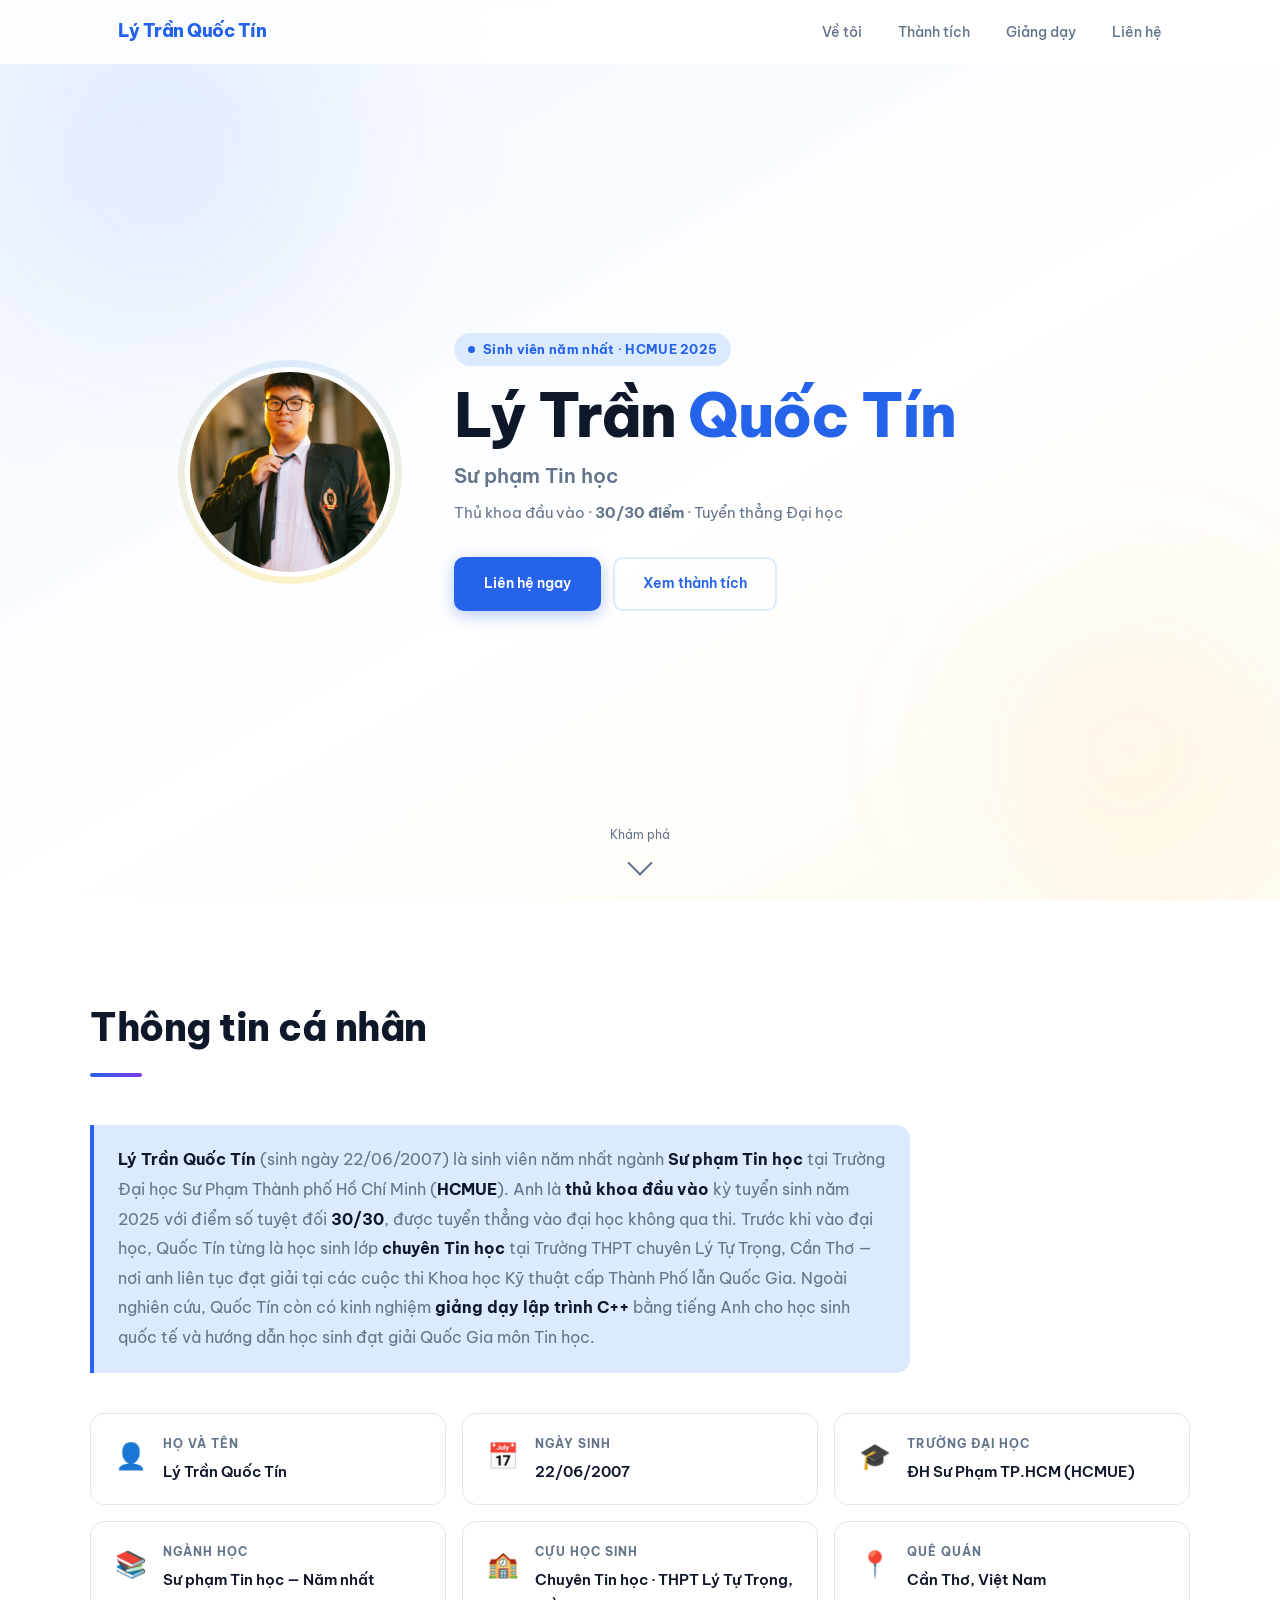
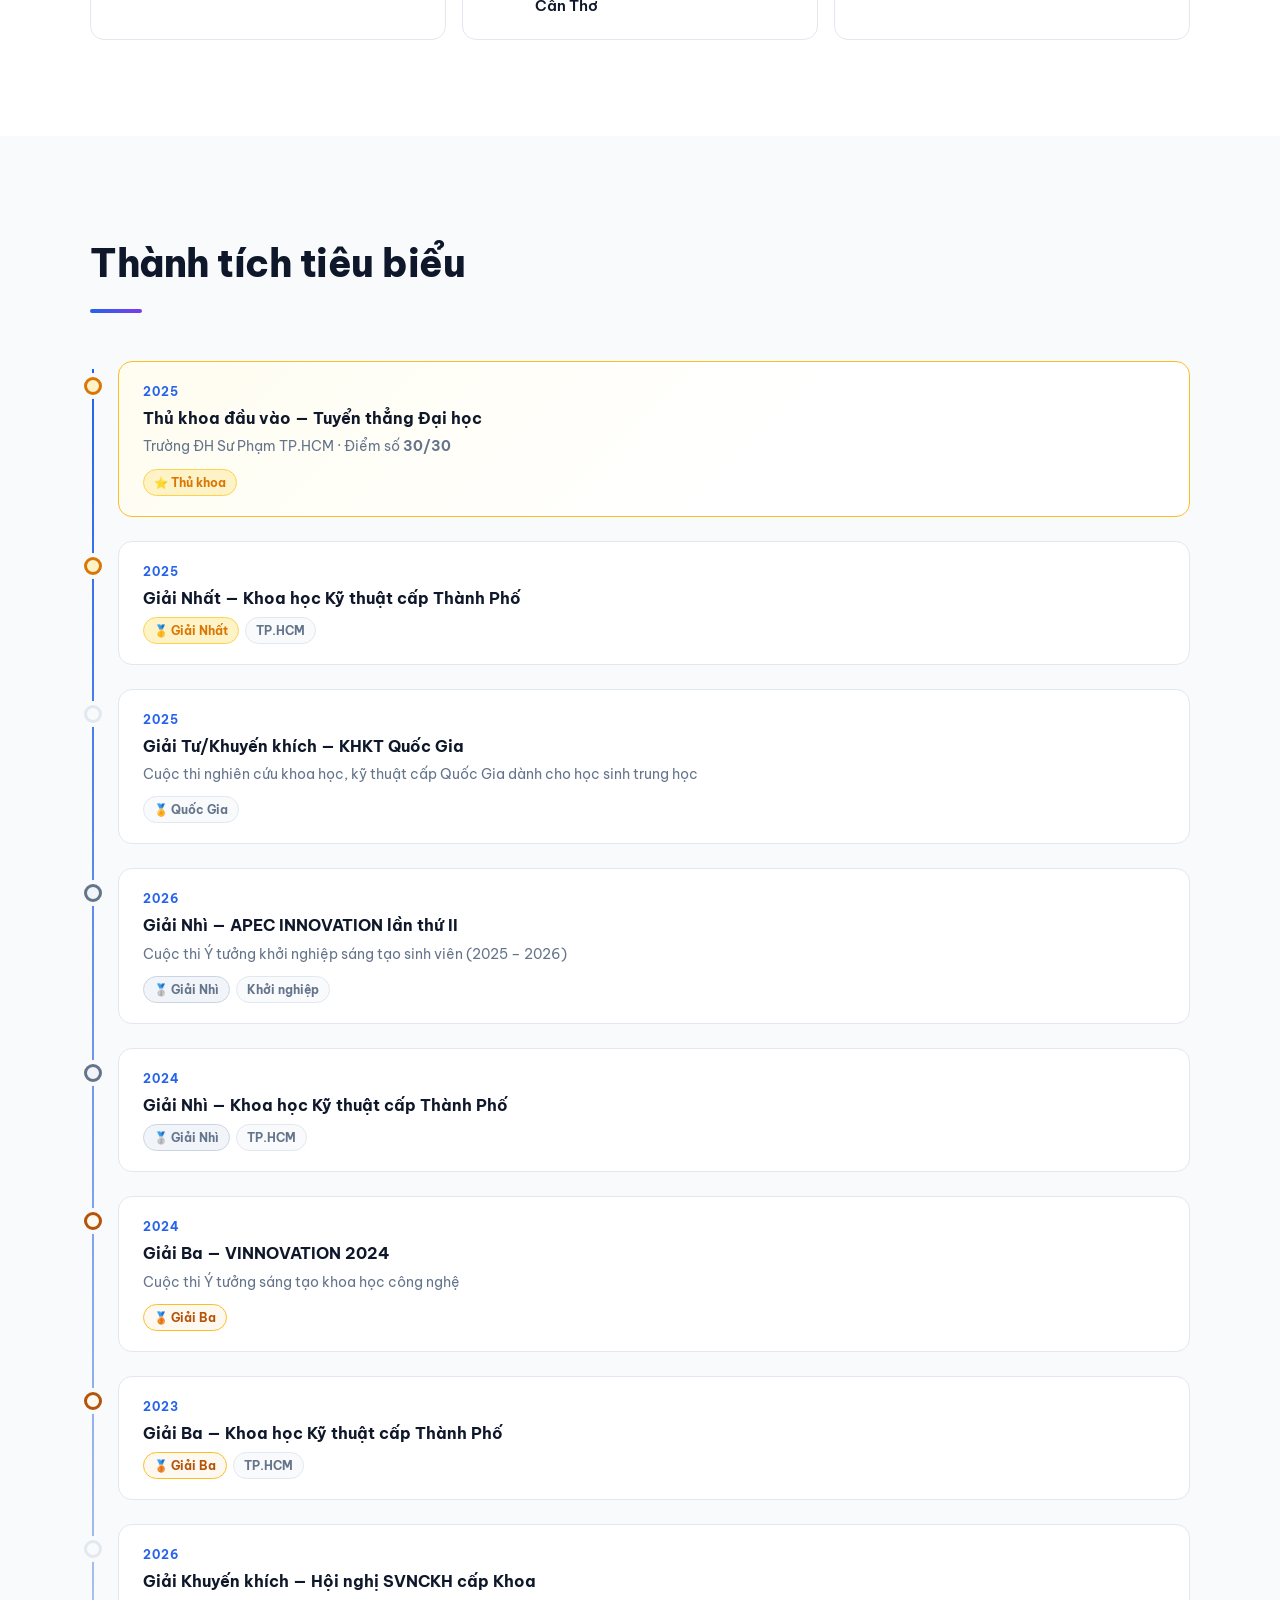
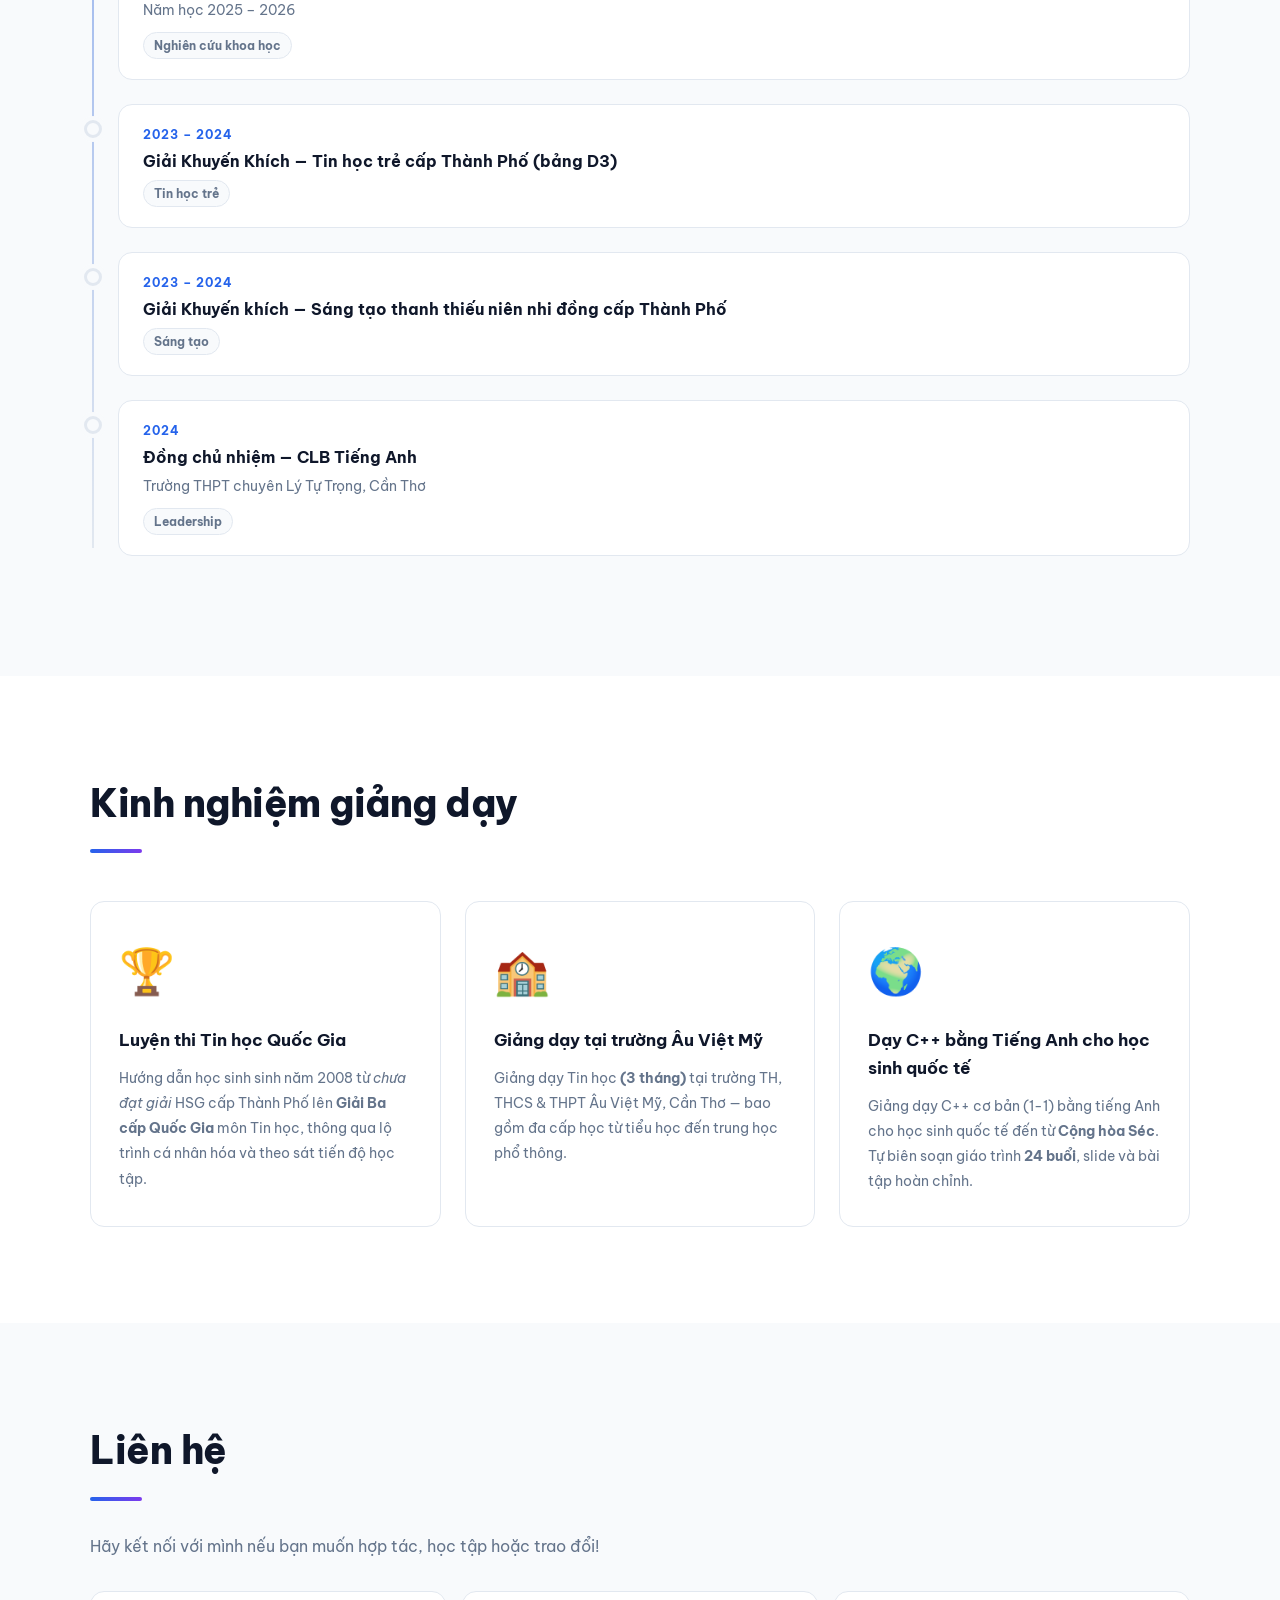
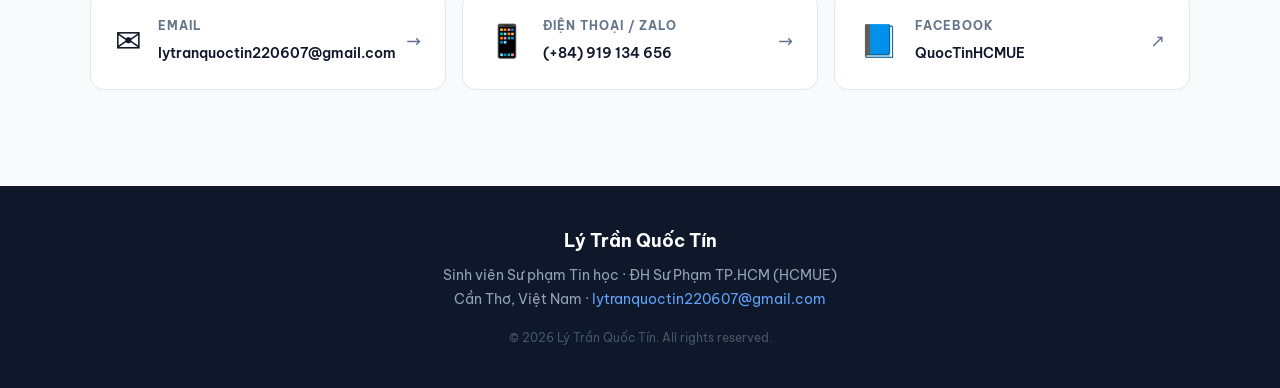
<file: index.html>
<!DOCTYPE html>
<html lang="vi" prefix="og: https://ogp.me/ns#">
<head>
    <meta charset="UTF-8">
    <meta name="viewport" content="width=device-width, initial-scale=1.0">
    <title>Lý Trần Quốc Tín | Sinh viên Sư phạm Tin học | HCMUE</title>
    <meta name="google-site-verification" content="ElywmUE5xLwh0vfMbCBf1keK_HM-0Aqm5GCyFyolJ20" />
    <meta name="yandex-verification" content="729991d3e01b07af" />
    <meta name="msvalidate.01" content="E016FF0BD8A77F1F3A45DE47D4C8324C" />
    <meta 
        name="description"
        content="Lý Trần Quốc Tín — thủ khoa đầu vào ĐH Sư Phạm TP.HCM 2025 với điểm tuyệt đối 30/30, tuyển thẳng đại học. Sinh viên Sư phạm Tin học HCMUE, cựu học sinh chuyên Tin học THPT Lý Tự Trọng Cần Thơ. Giải Nhất KHKT cấp TP 2025, Giải Tư Quốc Gia 2025."
    >
    <meta 
        name="keywords"
        content="Lý Trần Quốc Tín, Ly Tran Quoc Tin, QuocTin, thủ khoa Sư Phạm TP.HCM, Sư phạm Tin học, HCMUE, Lý Tự Trọng, Cần Thơ, dạy lập trình C++, nghiên cứu khoa học kỹ thuật"
    >
    <meta name="author" content="Lý Trần Quốc Tín">
    <meta name="robots" content="index, follow, max-snippet:-1, max-image-preview:large">
    <link rel="canonical" href="https://quoctinapp.github.io/ly-tran-quoc-tin-la-ai/">
    <meta property="og:url" content="https://quoctinapp.github.io/ly-tran-quoc-tin-la-ai/">
    <meta property="og:image" content="https://quoctinapp.github.io/ly-tran-quoc-tin-la-ai/avatar.jpg">
    <meta property="og:image:alt" content="Lý Trần Quốc Tín">
    <meta name="twitter:image" content="https://quoctinapp.github.io/ly-tran-quoc-tin-la-ai/avatar.jpg">
    <meta property="og:type" content="profile">
    <meta property="og:site_name" content="Lý Trần Quốc Tín">
    <meta property="og:title" content="Lý Trần Quốc Tín | Sinh viên Sư phạm Tin học — Thủ khoa 30/30">
    <meta 
        property="og:description"
        content="Thủ khoa đầu vào ĐH Sư Phạm TP.HCM 2025 với 30/30 điểm. Nghiên cứu khoa học, giảng dạy Tin học và lập trình C++."
    >
    <meta property="og:locale" content="vi_VN">
    <meta property="og:locale:alternate" content="en_US">
    <meta property="profile:first_name" content="Quốc Tín">
    <meta property="profile:last_name" content="Lý Trần">
    <meta property="profile:gender" content="male">
    <script type="application/ld+json">
        {
        "@context": "https://schema.org",
        "@type": "WebSite",
        "name": "Lý Trần Quốc Tín",
        "description": "Trang web cá nhân của Lý Trần Quốc Tín — thủ khoa đầu vào ĐH Sư Phạm TP.HCM 2025, sinh viên Sư phạm Tin học, nhà nghiên cứu khoa học trẻ.",
        "inLanguage": "vi"
        }
    </script>
    <script type="application/ld+json">
        {
            "@context": "https://schema.org",
            "@type": "Person",
            "name": "Lý Trần Quốc Tín",
            "alternateName": ["Ly Tran Quoc Tin", "QuocTin", "Quoc Tin Ly", "Lý Quốc Tín", "Quốc Tín"],
            "givenName": "Quốc Tín",
            "familyName": "Lý Trần",
            "birthDate": "2007-06-22",
            "nationality": { "@type": "Country", "name": "Vietnam" },
            "gender": "Male",
            "email": "lytranquoctin220607@gmail.com",
            "telephone": "+84919134656",
            "description": "Lý Trần Quốc Tín (sinh ngày 22/06/2007 tại Cần Thơ) là sinh viên năm nhất ngành Sư phạm Tin học tại Trường Đại học Sư Phạm Thành phố Hồ Chí Minh (HCMUE). Anh là thủ khoa đầu vào kỳ tuyển sinh năm 2025 với điểm số tuyệt đối 30/30, được tuyển thẳng vào đại học. Trước khi vào đại học, Quốc Tín là học sinh lớp chuyên Tin học tại Trường THPT chuyên Lý Tự Trọng, Cần Thơ. Anh đã đạt Giải Nhất Cuộc thi Khoa học Kỹ thuật cấp Thành Phố năm 2025, Giải Tư/Khuyến khích cấp Quốc Gia năm 2025, Giải Nhì APEC INNOVATION 2026, Giải Ba VINNOVATION 2024, cùng nhiều giải thưởng khác. Quốc Tín còn có kinh nghiệm giảng dạy Tin học và lập trình C++ cho học sinh trong nước và quốc tế.",
            "knowsAbout": ["Tin học", "Lập trình C++", "Giảng dạy Tin học", "Nghiên cứu khoa học kỹ thuật", "Giáo dục STEM", "Khởi nghiệp sáng tạo", "Thuật toán", "Competitive Programming"],
            "knowsLanguage": [
                { "@type": "Language", "name": "Tiếng Việt", "alternateName": "vi" },
                { "@type": "Language", "name": "Tiếng Anh", "alternateName": "en" }
            ],
            "sameAs": [
                "https://www.facebook.com/QuocTinHCMUE",
                "https://www.facebook.com/TTCLTT/photos/1099697305298400"
            ],
            "subjectOf": [
                {
                    "@type": "NewsArticle",
                    "headline": "VINNOVATION 2024 - Cuộc thi của sự sáng tạo và những ý tưởng nhân văn",
                    "url": "https://vinschool.edu.vn/school_cluster_news/vinnovation-2024-cuoc-thi-cua-su-sang-tao-va-nhung-y-tuong-nhan-van/",
                    "publisher": { "@type": "Organization", "name": "Vinschool" }
                },
                {
                    "@type": "SocialMediaPosting",
                    "url": "https://www.facebook.com/100064812940177/posts/1204043815099372",
                    "description": "Chúc mừng thủ khoa Lý Trần Quốc Tín"
                }
            ],
            "alumniOf": {
                "@type": "EducationalOrganization",
                "name": "Trường THPT chuyên Lý Tự Trọng",
                "alternateName": "THPT chuyên Lý Tự Trọng Cần Thơ",
                "address": { "@type": "PostalAddress", "addressLocality": "Cần Thơ", "addressCountry": "VN" }
            },
            "affiliation": {
                "@type": "EducationalOrganization",
                "name": "Trường Đại Học Sư Phạm Thành phố Hồ Chí Minh",
                "alternateName": ["HCMUE", "ĐH Sư Phạm TP.HCM", "Đại học Sư phạm TP HCM"],
                "url": "https://hcmue.edu.vn"
            },
            "hasOccupation": {
                "@type": "Occupation",
                "name": "Sinh viên Sư phạm Tin học",
                "occupationLocation": { "@type": "City", "name": "Thành phố Hồ Chí Minh" }
            },
            "award": [
                "Thủ khoa đầu vào ngành Sư phạm Tin học - ĐH Sư Phạm TP.HCM 2025 (30/30 điểm, tuyển thẳng)",
                "Giải Nhất Cuộc thi Khoa học Kỹ thuật cấp Thành Phố 2025",
                "Giải Tư/Khuyến khích Cuộc thi KHKT Quốc Gia dành cho học sinh trung học 2025",
                "Giải Nhì Cuộc thi Ý tưởng khởi nghiệp sáng tạo sinh viên APEC INNOVATION lần thứ II 2025-2026",
                "Giải Nhì Cuộc thi Khoa học Kỹ thuật cấp Thành Phố 2024",
                "Giải Ba Cuộc thi Khoa học Kỹ thuật cấp Thành Phố 2023",
                "Giải Ba Cuộc thi Ý tưởng sáng tạo khoa học công nghệ VINNOVATION 2024",
                "Giải Khuyến khích Hội nghị Sinh viên nghiên cứu khoa học cấp Khoa 2025-2026",
                "Giải Khuyến Khích Tin học trẻ cấp Thành Phố bảng D3 (2023 và 2024)",
                "Giải Khuyến khích Sáng tạo thanh thiếu niên nhi đồng cấp Thành Phố (2023 và 2024)"
            ]
        }
    </script>
    <link rel="preconnect" href="https://fonts.googleapis.com">
    <link rel="preconnect" href="https://fonts.gstatic.com" crossorigin>
    <link
        href="https://fonts.googleapis.com/css2?family=Be+Vietnam+Pro:ital,wght@0,300;0,400;0,500;0,600;0,700;0,800;1,400&display=swap"
        rel="stylesheet"
    >
    <link rel="stylesheet" href="style.css">
</head>

<body>
    <h1 hidden>
        <strong>Lý Trần Quốc Tín</strong> (sinh ngày 22/06/2007) là sinh viên năm nhất ngành
        <strong>Sư phạm Tin học</strong> tại Trường Đại học Sư Phạm Thành phố Hồ Chí Minh
        (<strong>HCMUE</strong>). Anh là <strong>thủ khoa đầu vào</strong> kỳ tuyển sinh năm 2025
        với điểm số tuyệt đối <strong>30/30</strong>, được tuyển thẳng vào đại học không qua thi.
        Trước khi vào đại học, Quốc Tín từng là học sinh lớp <strong>chuyên Tin học</strong>
        tại Trường THPT chuyên Lý Tự Trọng, Cần Thơ — nơi anh liên tục đạt giải tại các cuộc thi
        Khoa học Kỹ thuật cấp Thành Phố lẫn Quốc Gia. Ngoài nghiên cứu, Quốc Tín còn có kinh nghiệm
        <strong>giảng dạy lập trình C++</strong> bằng tiếng Anh cho học sinh quốc tế và
        hướng dẫn học sinh đạt giải Quốc Gia môn Tin học.
    </h1>
    <nav class="navbar" id="navbar" role="navigation" aria-label="Điều hướng chính">
        <div class="nav-container">
            <a href="#hero" class="nav-logo"><span>Lý Trần Quốc Tín</span></a>
            <ul class="nav-links" id="nav-links">
                <li><a href="#about">Về tôi</a></li>
                <li><a href="#achievements">Thành tích</a></li>
                <li><a href="#teaching">Giảng dạy</a></li>
                <li><a href="#contact">Liên hệ</a></li>
            </ul>
            <button class="hamburger" id="hamburger" aria-label="Mở menu" aria-expanded="false">
                <span></span><span></span><span></span>
            </button>
        </div>
    </nav>

    <!-- Hero -->
    <header class="hero" id="hero">
        <div class="hero-blob blob-1"></div>
        <div class="hero-blob blob-2"></div>

        <div class="hero-content">
            <div class="hero-avatar">
                <img src="https://quoctinapp.github.io/ly-tran-quoc-tin-la-ai/avatar.jpg" alt="Ảnh của Lý Trần Quốc Tín" class="avatar-img" width="200" height="200"
                    onerror="this.style.display='none';document.getElementById('avatar-fallback').style.display='flex'">
                <div class="avatar-fallback" id="avatar-fallback">LT</div>
            </div>

            <div class="hero-text">
                <div class="hero-badge">
                    <span class="badge-pulse"></span>
                    Sinh viên năm nhất · HCMUE 2025
                </div>
                <h1 class="hero-name">
                    Lý Trần <span class="name-accent">Quốc Tín</span>
                </h1>
                <p class="hero-title">Sư phạm Tin học</p>
                <p class="hero-subtitle">
                    Thủ khoa đầu vào · <strong>30/30 điểm</strong> · Tuyển thẳng Đại học
                </p>
                <div class="hero-cta">
                    <a href="#contact" class="btn btn-primary">Liên hệ ngay</a>
                    <a href="#achievements" class="btn btn-outline">Xem thành tích</a>
                </div>
            </div>
        </div>

        <a href="#about" class="hero-scroll" aria-label="Cuộn xuống">
            <span>Khám phá</span>
            <div class="scroll-chevron"></div>
        </a>
    </header>

    <main>

        <!-- About -->
        <section class="section" id="about" aria-labelledby="about-title">
            <div class="container">
                <h2 class="section-title" id="about-title">Thông tin cá nhân</h2>

                <p class="bio-paragraph">
                    <strong>Lý Trần Quốc Tín</strong> (sinh ngày 22/06/2007) là sinh viên năm nhất ngành
                    <strong>Sư phạm Tin học</strong> tại Trường Đại học Sư Phạm Thành phố Hồ Chí Minh
                    (<strong>HCMUE</strong>). Anh là <strong>thủ khoa đầu vào</strong> kỳ tuyển sinh năm 2025
                    với điểm số tuyệt đối <strong>30/30</strong>, được tuyển thẳng vào đại học không qua thi.
                    Trước khi vào đại học, Quốc Tín từng là học sinh lớp <strong>chuyên Tin học</strong>
                    tại Trường THPT chuyên Lý Tự Trọng, Cần Thơ — nơi anh liên tục đạt giải tại các cuộc thi
                    Khoa học Kỹ thuật cấp Thành Phố lẫn Quốc Gia. Ngoài nghiên cứu, Quốc Tín còn có kinh nghiệm
                    <strong>giảng dạy lập trình C++</strong> bằng tiếng Anh cho học sinh quốc tế và
                    hướng dẫn học sinh đạt giải Quốc Gia môn Tin học.
                </p>

                <div class="about-grid">

                    <div class="info-card fade-up">
                        <div class="info-icon">👤</div>
                        <div>
                            <span class="info-label">Họ và tên</span>
                            <span class="info-value">Lý Trần Quốc Tín</span>
                        </div>
                    </div>

                    <div class="info-card fade-up">
                        <div class="info-icon">📅</div>
                        <div>
                            <span class="info-label">Ngày sinh</span>
                            <time class="info-value" datetime="2007-06-22">22/06/2007</time>
                        </div>
                    </div>

                    <div class="info-card fade-up">
                        <div class="info-icon">🎓</div>
                        <div>
                            <span class="info-label">Trường Đại học</span>
                            <span class="info-value">ĐH Sư Phạm TP.HCM (HCMUE)</span>
                        </div>
                    </div>

                    <div class="info-card fade-up">
                        <div class="info-icon">📚</div>
                        <div>
                            <span class="info-label">Ngành học</span>
                            <span class="info-value">Sư phạm Tin học — Năm nhất</span>
                        </div>
                    </div>

                    <div class="info-card fade-up">
                        <div class="info-icon">🏫</div>
                        <div>
                            <span class="info-label">Cựu học sinh</span>
                            <span class="info-value">Chuyên Tin học · THPT Lý Tự Trọng, Cần Thơ</span>
                        </div>
                    </div>

                    <div class="info-card fade-up">
                        <div class="info-icon">📍</div>
                        <div>
                            <span class="info-label">Quê quán</span>
                            <span class="info-value">Cần Thơ, Việt Nam</span>
                        </div>
                    </div>

                </div>
            </div>
        </section>

        <!-- Achievements -->
        <section class="section section-alt" id="achievements" aria-labelledby="achievements-title">
            <div class="container">
                <h2 class="section-title" id="achievements-title">Thành tích tiêu biểu</h2>
                <div class="timeline">

                    <article class="tl-item highlight">
                        <div class="tl-dot gold"></div>
                        <div class="tl-card">
                            <time class="tl-year" datetime="2025">2025</time>
                            <h3>Thủ khoa đầu vào — Tuyển thẳng Đại học</h3>
                            <p>Trường ĐH Sư Phạm TP.HCM · Điểm số <strong>30/30</strong></p>
                            <div class="tl-tags"><span class="tag gold">⭐ Thủ khoa</span></div>
                        </div>
                    </article>

                    <article class="tl-item">
                        <div class="tl-dot gold"></div>
                        <div class="tl-card">
                            <time class="tl-year" datetime="2025">2025</time>
                            <h3>Giải Nhất — Khoa học Kỹ thuật cấp Thành Phố</h3>
                            <div class="tl-tags"><span class="tag gold">🥇 Giải Nhất</span><span
                                    class="tag">TP.HCM</span></div>
                        </div>
                    </article>

                    <article class="tl-item">
                        <div class="tl-dot"></div>
                        <div class="tl-card">
                            <time class="tl-year" datetime="2025">2025</time>
                            <h3>Giải Tư/Khuyến khích — KHKT Quốc Gia</h3>
                            <p>Cuộc thi nghiên cứu khoa học, kỹ thuật cấp Quốc Gia dành cho học sinh trung học</p>
                            <div class="tl-tags"><span class="tag">🏅 Quốc Gia</span></div>
                        </div>
                    </article>

                    <article class="tl-item">
                        <div class="tl-dot silver"></div>
                        <div class="tl-card">
                            <time class="tl-year" datetime="2026">2026</time>
                            <h3>Giải Nhì — APEC INNOVATION lần thứ II</h3>
                            <p>Cuộc thi Ý tưởng khởi nghiệp sáng tạo sinh viên (2025 – 2026)</p>
                            <div class="tl-tags"><span class="tag silver">🥈 Giải Nhì</span><span class="tag">Khởi
                                    nghiệp</span></div>
                        </div>
                    </article>

                    <article class="tl-item">
                        <div class="tl-dot silver"></div>
                        <div class="tl-card">
                            <time class="tl-year" datetime="2024">2024</time>
                            <h3>Giải Nhì — Khoa học Kỹ thuật cấp Thành Phố</h3>
                            <div class="tl-tags"><span class="tag silver">🥈 Giải Nhì</span><span
                                    class="tag">TP.HCM</span></div>
                        </div>
                    </article>

                    <article class="tl-item">
                        <div class="tl-dot bronze"></div>
                        <div class="tl-card">
                            <time class="tl-year" datetime="2024">2024</time>
                            <h3>Giải Ba — VINNOVATION 2024</h3>
                            <p>Cuộc thi Ý tưởng sáng tạo khoa học công nghệ</p>
                            <div class="tl-tags"><span class="tag bronze">🥉 Giải Ba</span></div>
                        </div>
                    </article>

                    <article class="tl-item">
                        <div class="tl-dot bronze"></div>
                        <div class="tl-card">
                            <time class="tl-year" datetime="2023">2023</time>
                            <h3>Giải Ba — Khoa học Kỹ thuật cấp Thành Phố</h3>
                            <div class="tl-tags"><span class="tag bronze">🥉 Giải Ba</span><span
                                    class="tag">TP.HCM</span></div>
                        </div>
                    </article>

                    <article class="tl-item">
                        <div class="tl-dot"></div>
                        <div class="tl-card">
                            <time class="tl-year" datetime="2026">2026</time>
                            <h3>Giải Khuyến khích — Hội nghị SVNCKH cấp Khoa</h3>
                            <p>Năm học 2025 – 2026</p>
                            <div class="tl-tags"><span class="tag">Nghiên cứu khoa học</span></div>
                        </div>
                    </article>

                    <article class="tl-item">
                        <div class="tl-dot"></div>
                        <div class="tl-card">
                            <time class="tl-year" datetime="2023">2023 – 2024</time>
                            <h3>Giải Khuyến Khích — Tin học trẻ cấp Thành Phố (bảng D3)</h3>
                            <div class="tl-tags"><span class="tag">Tin học trẻ</span></div>
                        </div>
                    </article>

                    <article class="tl-item">
                        <div class="tl-dot"></div>
                        <div class="tl-card">
                            <time class="tl-year" datetime="2023">2023 – 2024</time>
                            <h3>Giải Khuyến khích — Sáng tạo thanh thiếu niên nhi đồng cấp Thành Phố</h3>
                            <div class="tl-tags"><span class="tag">Sáng tạo</span></div>
                        </div>
                    </article>

                    <article class="tl-item">
                        <div class="tl-dot"></div>
                        <div class="tl-card">
                            <time class="tl-year" datetime="2024">2024</time>
                            <h3>Đồng chủ nhiệm — CLB Tiếng Anh</h3>
                            <p>Trường THPT chuyên Lý Tự Trọng, Cần Thơ</p>
                            <div class="tl-tags"><span class="tag">Leadership</span></div>
                        </div>
                    </article>

                </div>
            </div>
        </section>

        <!-- Teaching -->
        <section class="section" id="teaching" aria-labelledby="teaching-title">
            <div class="container">
                <h2 class="section-title" id="teaching-title">Kinh nghiệm giảng dạy</h2>
                <div class="teaching-grid">

                    <article class="teaching-card fade-up">
                        <div class="teaching-icon">🏆</div>
                        <h3>Luyện thi Tin học Quốc Gia</h3>
                        <p>Hướng dẫn học sinh sinh năm 2008 từ <em>chưa đạt giải</em> HSG cấp Thành Phố lên <strong>Giải
                                Ba cấp Quốc Gia</strong> môn Tin học, thông qua lộ trình cá nhân hóa và theo sát tiến độ
                            học tập.</p>
                    </article>

                    <article class="teaching-card fade-up">
                        <div class="teaching-icon">🏫</div>
                        <h3>Giảng dạy tại trường Âu Việt Mỹ</h3>
                        <p>Giảng dạy Tin học <strong>(3 tháng)</strong> tại trường TH, THCS &amp; THPT Âu Việt Mỹ, Cần
                            Thơ — bao gồm đa cấp học từ tiểu học đến trung học phổ thông.</p>
                    </article>

                    <article class="teaching-card fade-up">
                        <div class="teaching-icon">🌍</div>
                        <h3>Dạy C++ bằng Tiếng Anh cho học sinh quốc tế</h3>
                        <p>Giảng dạy C++ cơ bản (1-1) bằng tiếng Anh cho học sinh quốc tế đến từ <strong>Cộng hòa
                                Séc</strong>. Tự biên soạn giáo trình <strong>24 buổi</strong>, slide và bài tập hoàn
                            chỉnh.</p>
                    </article>

                </div>
            </div>
        </section>

        <!-- Contact -->
        <section class="section section-alt" id="contact" aria-labelledby="contact-title">
            <div class="container">
                <h2 class="section-title" id="contact-title">Liên hệ</h2>
                <p class="contact-intro">Hãy kết nối với mình nếu bạn muốn hợp tác, học tập hoặc trao đổi!</p>
                <div class="contact-grid">

                    <a class="contact-card fade-up" href="mailto:lytranquoctin220607@gmail.com">
                        <div class="contact-icon">✉️</div>
                        <div class="contact-info">
                            <span class="contact-label">Email</span>
                            <span class="contact-value">lytranquoctin220607@gmail.com</span>
                        </div>
                        <span class="contact-arr">→</span>
                    </a>

                    <a class="contact-card fade-up" href="tel:+84919134656">
                        <div class="contact-icon">📱</div>
                        <div class="contact-info">
                            <span class="contact-label">Điện thoại / Zalo</span>
                            <span class="contact-value">(+84) 919 134 656</span>
                        </div>
                        <span class="contact-arr">→</span>
                    </a>

                    <a class="contact-card fade-up" href="https://www.facebook.com/QuocTinHCMUE" target="_blank"
                        rel="noopener noreferrer">
                        <div class="contact-icon">📘</div>
                        <div class="contact-info">
                            <span class="contact-label">Facebook</span>
                            <span class="contact-value">QuocTinHCMUE</span>
                        </div>
                        <span class="contact-arr">↗</span>
                    </a>

                </div>
            </div>
        </section>

    </main>

    <!-- Footer -->
    <footer class="footer">
        <div class="container">
            <p class="footer-name">Lý Trần Quốc Tín</p>
            <p class="footer-sub">
                Sinh viên Sư phạm Tin học · ĐH Sư Phạm TP.HCM (HCMUE)<br>
                Cần Thơ, Việt Nam ·
                <a href="mailto:lytranquoctin220607@gmail.com">lytranquoctin220607@gmail.com</a>
            </p>
            <p class="footer-copy">© <span id="year"></span> Lý Trần Quốc Tín. All rights reserved.</p>
        </div>
    </footer>

    <script src="script.js"></script>
</body>

</html>
</file>
<file: style.css>
/* ===== Variables ===== */
:root {
    --primary: #2563eb;
    --primary-dark: #1d4ed8;
    --primary-light: #dbeafe;
    --gold: #d97706;
    --gold-bg: #fef3c7;
    --silver: #64748b;
    --silver-bg: #f1f5f9;
    --bronze: #b45309;
    --bronze-bg: #fef9f0;
    --text: #0f172a;
    --text-muted: #64748b;
    --bg: #ffffff;
    --bg-alt: #f8fafc;
    --border: #e2e8f0;
    --radius: 14px;
    --shadow-sm: 0 2px 12px rgba(0, 0, 0, 0.06);
    --shadow: 0 4px 24px rgba(0, 0, 0, 0.08);
    --shadow-blue: 0 8px 32px rgba(37, 99, 235, 0.18);
    --transition: all .3s cubic-bezier(.4, 0, .2, 1);
    --nav-h: 64px;
}

/* ===== Reset ===== */
*,
*::before,
*::after {
    box-sizing: border-box;
    margin: 0;
    padding: 0;
}

html {
    scroll-behavior: smooth;
    scroll-padding-top: var(--nav-h);
}

body {
    font-family: 'Be Vietnam Pro', system-ui, sans-serif;
    color: var(--text);
    background: var(--bg);
    line-height: 1.65;
    -webkit-font-smoothing: antialiased;
}

img {
    max-width: 100%;
    display: block;
}

a {
    color: inherit;
}

strong {
    font-weight: 700;
}

/* ===== Navbar ===== */
.navbar {
    position: fixed;
    inset: 0 0 auto;
    z-index: 200;
    height: var(--nav-h);
    background: rgba(255, 255, 255, 0.85);
    backdrop-filter: blur(16px);
    border-bottom: 1px solid transparent;
    transition: var(--transition);
}

.navbar.scrolled {
    border-color: var(--border);
    background: rgba(255, 255, 255, 0.95);
    box-shadow: var(--shadow-sm);
}

.nav-container {
    max-width: 1100px;
    margin: 0 auto;
    padding: 0 28px;
    height: 100%;
    display: flex;
    align-items: center;
    justify-content: space-between;
}

.nav-logo {
    font-weight: 800;
    font-size: 1.15rem;
    letter-spacing: -.5px;
    text-decoration: none;
    color: var(--text);
}

.nav-logo span {
    color: var(--primary);
}

.nav-links {
    display: flex;
    list-style: none;
    gap: 36px;
}

.nav-links a {
    text-decoration: none;
    font-weight: 500;
    font-size: .9rem;
    color: var(--text-muted);
    transition: var(--transition);
    position: relative;
    padding-bottom: 2px;
}

.nav-links a::after {
    content: '';
    position: absolute;
    bottom: -2px;
    left: 0;
    right: 100%;
    height: 2px;
    background: var(--primary);
    transition: right .25s ease;
}

.nav-links a:hover,
.nav-links a.active {
    color: var(--primary);
}

.nav-links a:hover::after,
.nav-links a.active::after {
    right: 0;
}

/* Hamburger */
.hamburger {
    display: none;
    flex-direction: column;
    gap: 5px;
    background: none;
    border: none;
    cursor: pointer;
    padding: 6px;
    border-radius: 8px;
}

.hamburger span {
    display: block;
    width: 24px;
    height: 2.5px;
    background: var(--text);
    border-radius: 4px;
    transition: var(--transition);
}

.hamburger.open span:nth-child(1) {
    transform: translateY(7.5px) rotate(45deg);
}

.hamburger.open span:nth-child(2) {
    opacity: 0;
    transform: scaleX(0);
}

.hamburger.open span:nth-child(3) {
    transform: translateY(-7.5px) rotate(-45deg);
}

/* ===== Hero ===== */
.hero {
    min-height: 100svh;
    display: flex;
    flex-direction: column;
    align-items: center;
    justify-content: center;
    padding: calc(var(--nav-h) + 60px) 28px 80px;
    position: relative;
    overflow: hidden;
    background: linear-gradient(150deg, #f0f7ff 0%, #ffffff 55%, #fffbf0 100%);
}

/* Decorative blobs */
.hero-blob {
    position: absolute;
    border-radius: 50%;
    filter: blur(80px);
    pointer-events: none;
    z-index: 0;
}

.blob-1 {
    width: 520px;
    height: 520px;
    background: radial-gradient(circle, rgba(37, 99, 235, .12), transparent 70%);
    top: -100px;
    left: -100px;
}

.blob-2 {
    width: 400px;
    height: 400px;
    background: radial-gradient(circle, rgba(245, 158, 11, .1), transparent 70%);
    bottom: -50px;
    right: -50px;
}

.hero-content {
    display: flex;
    align-items: center;
    gap: 64px;
    max-width: 900px;
    width: 100%;
    position: relative;
    z-index: 1;
}

/* Avatar */
.hero-avatar {
    position: relative;
    flex-shrink: 0;
}

.avatar-img,
.avatar-fallback {
    width: 200px;
    height: 200px;
    border-radius: 50%;
}

.avatar-img {
    object-fit: cover;
    position: relative;
    z-index: 1;
}

.avatar-fallback {
    display: none;
    align-items: center;
    justify-content: center;
    background: linear-gradient(135deg, var(--primary) 0%, #7c3aed 100%);
    color: #fff;
    font-size: 3rem;
    font-weight: 800;
    position: relative;
    z-index: 1;
}

.hero-avatar::before,
.hero-avatar::after {
    content: '';
    position: absolute;
    border-radius: 50%;
    inset: -6px;
}

.hero-avatar::before {
    background: white;
    inset: -5px;
}

.hero-avatar::after {
    inset: -12px;
    background: conic-gradient(from 0deg,
            var(--primary-light), var(--gold-bg), var(--primary-light));
    z-index: -1;
    animation: spin 8s linear infinite;
}

@keyframes spin {
    to {
        transform: rotate(360deg);
    }
}

/* Hero text */
.hero-badge {
    display: inline-flex;
    align-items: center;
    gap: 8px;
    background: var(--primary-light);
    color: var(--primary);
    font-size: .8rem;
    font-weight: 700;
    padding: 6px 14px;
    border-radius: 99px;
    margin-bottom: 16px;
    letter-spacing: .3px;
}

.badge-pulse {
    width: 7px;
    height: 7px;
    border-radius: 50%;
    background: var(--primary);
    box-shadow: 0 0 0 0 rgba(37, 99, 235, .6);
    animation: pulse 1.8s ease infinite;
}

@keyframes pulse {
    0% {
        box-shadow: 0 0 0 0 rgba(37, 99, 235, .6);
    }

    70% {
        box-shadow: 0 0 0 8px rgba(37, 99, 235, 0);
    }

    100% {
        box-shadow: 0 0 0 0 rgba(37, 99, 235, 0);
    }
}

.hero-name {
    font-size: clamp(2.2rem, 5.5vw, 3.8rem);
    font-weight: 800;
    line-height: 1.1;
    letter-spacing: -1.5px;
    margin-bottom: 10px;
}

.name-accent {
    color: var(--primary);
}

.hero-title {
    font-size: 1.25rem;
    font-weight: 600;
    color: var(--text-muted);
    margin-bottom: 8px;
}

.hero-subtitle {
    font-size: .95rem;
    color: var(--text-muted);
    margin-bottom: 32px;
}

.hero-cta {
    display: flex;
    gap: 12px;
    flex-wrap: wrap;
}

/* Buttons */
.btn {
    padding: 13px 28px;
    border-radius: 10px;
    font-weight: 600;
    font-size: .9rem;
    text-decoration: none;
    transition: var(--transition);
    display: inline-block;
    border: 2px solid transparent;
}

.btn-primary {
    background: var(--primary);
    color: #fff;
    box-shadow: 0 4px 16px rgba(37, 99, 235, .35);
}

.btn-primary:hover {
    background: var(--primary-dark);
    transform: translateY(-2px);
    box-shadow: var(--shadow-blue);
}

.btn-outline {
    border-color: var(--primary-light);
    color: var(--primary);
    background: transparent;
}

.btn-outline:hover {
    background: var(--primary-light);
    transform: translateY(-2px);
}

/* Hero scroll hint */
.hero-scroll {
    position: absolute;
    bottom: 28px;
    display: flex;
    flex-direction: column;
    align-items: center;
    gap: 8px;
    color: var(--text-muted);
    font-size: .78rem;
    text-decoration: none;
    animation: float 2.5s ease-in-out infinite;
}

.scroll-chevron {
    width: 18px;
    height: 18px;
    border-right: 2px solid currentColor;
    border-bottom: 2px solid currentColor;
    transform: rotate(45deg);
}

@keyframes float {

    0%,
    100% {
        transform: translateY(0);
    }

    50% {
        transform: translateY(8px);
    }
}

/* ===== Sections ===== */
.section {
    padding: 96px 28px;
}

.section-alt {
    background: var(--bg-alt);
}

.container {
    max-width: 1100px;
    margin: 0 auto;
}

.section-title {
    font-size: clamp(1.6rem, 3.5vw, 2.4rem);
    font-weight: 800;
    letter-spacing: -.5px;
    margin-bottom: 48px;
    position: relative;
    padding-bottom: 18px;
}

.section-title::after {
    content: '';
    position: absolute;
    bottom: 0;
    left: 0;
    width: 52px;
    height: 4px;
    border-radius: 4px;
    background: linear-gradient(90deg, var(--primary), #7c3aed);
}

/* ===== Bio paragraph (used for Google featured snippet) ===== */
.bio-paragraph {
    font-size: 1rem;
    line-height: 1.85;
    color: var(--text-muted);
    margin-bottom: 40px;
    max-width: 820px;
    padding: 20px 24px;
    background: var(--primary-light);
    border-left: 4px solid var(--primary);
    border-radius: 0 var(--radius) var(--radius) 0;
}

.bio-paragraph strong {
    color: var(--text);
}

/* ===== About Grid ===== */
.about-grid {
    display: grid;
    grid-template-columns: repeat(auto-fill, minmax(300px, 1fr));
    gap: 16px;
}

.info-card {
    display: flex;
    align-items: flex-start;
    gap: 16px;
    padding: 20px 24px;
    background: #fff;
    border: 1px solid var(--border);
    border-radius: var(--radius);
    transition: var(--transition);
}

.info-card:hover {
    border-color: var(--primary-light);
    box-shadow: var(--shadow-blue);
    transform: translateY(-3px);
}

.info-icon {
    font-size: 1.6rem;
    flex-shrink: 0;
    margin-top: 1px;
}

.info-label {
    display: block;
    font-size: .72rem;
    text-transform: uppercase;
    letter-spacing: 1px;
    color: var(--text-muted);
    font-weight: 700;
    margin-bottom: 5px;
}

.info-value {
    font-weight: 600;
    font-size: .95rem;
    line-height: 1.4;
}

/* ===== Timeline ===== */
.timeline {
    position: relative;
    padding-left: 28px;
}

.timeline::before {
    content: '';
    position: absolute;
    left: 2px;
    top: 8px;
    bottom: 8px;
    width: 2px;
    background: linear-gradient(to bottom, var(--primary) 0%, var(--border) 100%);
}

.tl-item {
    display: flex;
    gap: 24px;
    margin-bottom: 24px;
    position: relative;
    opacity: 0;
    transform: translateX(-16px);
    transition: opacity .5s ease, transform .5s ease;
}

.tl-item.visible {
    opacity: 1;
    transform: translateX(0);
}

.tl-dot {
    position: absolute;
    left: -34px;
    top: 16px;
    width: 18px;
    height: 18px;
    border-radius: 50%;
    flex-shrink: 0;
    background: var(--bg-alt);
    border: 3px solid var(--border);
    box-shadow: 0 0 0 4px var(--bg-alt);
    z-index: 1;
}

.tl-dot.gold {
    border-color: var(--gold);
    background: var(--gold-bg);
}

.tl-dot.silver {
    border-color: var(--silver);
    background: var(--silver-bg);
}

.tl-dot.bronze {
    border-color: var(--bronze);
    background: var(--bronze-bg);
}

.tl-card {
    flex: 1;
    background: #fff;
    border: 1px solid var(--border);
    border-radius: var(--radius);
    padding: 20px 24px;
    transition: var(--transition);
}

.tl-card:hover {
    border-color: var(--primary-light);
    box-shadow: var(--shadow-blue);
    transform: translateX(4px);
}

.tl-item.highlight .tl-card {
    border-color: #fbbf24;
    background: linear-gradient(135deg, #fffdf0 0%, #fff 60%);
}

.tl-year {
    display: block;
    font-size: .72rem;
    font-weight: 700;
    text-transform: uppercase;
    letter-spacing: 1px;
    color: var(--primary);
    margin-bottom: 6px;
}

.tl-card h3 {
    font-size: 1rem;
    font-weight: 700;
    line-height: 1.4;
    margin-bottom: 6px;
}

.tl-card p {
    font-size: .875rem;
    color: var(--text-muted);
    margin-bottom: 10px;
}

.tl-tags {
    display: flex;
    flex-wrap: wrap;
    gap: 6px;
    margin-top: 8px;
}

/* Tags */
.tag {
    display: inline-block;
    font-size: .72rem;
    font-weight: 700;
    padding: 3px 10px;
    border-radius: 99px;
    background: var(--bg-alt);
    color: var(--text-muted);
    border: 1px solid var(--border);
}

.tag.gold {
    background: var(--gold-bg);
    color: var(--gold);
    border-color: #fcd34d;
}

.tag.silver {
    background: var(--silver-bg);
    color: var(--silver);
    border-color: #cbd5e1;
}

.tag.bronze {
    background: var(--bronze-bg);
    color: var(--bronze);
    border-color: #fbbf24;
}

/* ===== Teaching Grid ===== */
.teaching-grid {
    display: grid;
    grid-template-columns: repeat(auto-fill, minmax(300px, 1fr));
    gap: 24px;
}

.teaching-card {
    background: #fff;
    border: 1px solid var(--border);
    border-radius: var(--radius);
    padding: 32px 28px;
    transition: var(--transition);
}

.teaching-card:hover {
    border-color: var(--primary-light);
    box-shadow: var(--shadow-blue);
    transform: translateY(-5px);
}

.teaching-icon {
    font-size: 2.8rem;
    margin-bottom: 18px;
}

.teaching-card h3 {
    font-size: 1.05rem;
    font-weight: 700;
    margin-bottom: 12px;
}

.teaching-card p {
    font-size: .9rem;
    color: var(--text-muted);
    line-height: 1.75;
}

/* ===== Contact ===== */
.contact-intro {
    font-size: 1rem;
    color: var(--text-muted);
    margin-bottom: 32px;
    margin-top: -16px;
}

.contact-grid {
    display: grid;
    grid-template-columns: repeat(auto-fill, minmax(280px, 1fr));
    gap: 16px;
}

.contact-card {
    display: flex;
    align-items: center;
    gap: 16px;
    padding: 22px 24px;
    background: #fff;
    border: 1px solid var(--border);
    border-radius: var(--radius);
    text-decoration: none;
    color: var(--text);
    transition: var(--transition);
}

.contact-card:hover {
    border-color: var(--primary);
    box-shadow: var(--shadow-blue);
    transform: translateY(-4px);
    color: var(--primary);
}

.contact-icon {
    font-size: 2rem;
    flex-shrink: 0;
}

.contact-info {
    flex: 1;
    min-width: 0;
}

.contact-label {
    display: block;
    font-size: .72rem;
    font-weight: 700;
    text-transform: uppercase;
    letter-spacing: 1px;
    color: var(--text-muted);
    margin-bottom: 4px;
}

.contact-value {
    font-weight: 600;
    font-size: .88rem;
    white-space: nowrap;
    overflow: hidden;
    text-overflow: ellipsis;
}

.contact-arr {
    font-size: 1.1rem;
    flex-shrink: 0;
    color: var(--text-muted);
    transition: var(--transition);
}

.contact-card:hover .contact-arr {
    transform: translateX(3px);
    color: var(--primary);
}

/* ===== Footer ===== */
.footer {
    background: var(--text);
    color: #94a3b8;
    padding: 40px 28px;
    text-align: center;
}

.footer-name {
    font-size: 1.1rem;
    font-weight: 700;
    color: #fff;
    margin-bottom: 8px;
}

.footer-sub {
    font-size: .85rem;
    line-height: 1.8;
    margin-bottom: 16px;
}

.footer-copy {
    font-size: .78rem;
    color: #475569;
}

.footer a {
    color: #60a5fa;
    text-decoration: none;
}

.footer a:hover {
    color: #fff;
}

/* ===== Fade-in animation ===== */
.fade-up {
    opacity: 0;
    transform: translateY(24px);
    transition: opacity .55s ease, transform .55s ease;
}

.fade-up.visible {
    opacity: 1;
    transform: translateY(0);
}

/* ===== Responsive ===== */
@media (max-width: 768px) {
    .nav-links {
        display: none;
        flex-direction: column;
        gap: 0;
        position: absolute;
        top: var(--nav-h);
        left: 0;
        right: 0;
        background: #fff;
        border-bottom: 1px solid var(--border);
        padding: 12px 0;
        z-index: 199;
        box-shadow: 0 12px 32px rgba(0, 0, 0, .08);
    }

    .nav-links.open {
        display: flex;
    }

    .nav-links li a {
        display: block;
        padding: 12px 28px;
        border-bottom: 1px solid var(--border);
    }

    .hamburger {
        display: flex;
    }

    .hero-content {
        flex-direction: column;
        text-align: center;
        gap: 36px;
    }

    .hero-avatar::after {
        display: none;
    }

    .avatar-img,
    .avatar-fallback {
        width: 150px;
        height: 150px;
    }

    .hero-avatar::before {
        inset: -4px;
    }

    .hero-cta {
        justify-content: center;
    }

    .hero-scroll {
        display: none;
    }

    .hero-name {
        letter-spacing: -.5px;
    }

    .section {
        padding: 72px 20px;
    }

    .about-grid,
    .contact-grid {
        grid-template-columns: 1fr;
    }

    .teaching-grid {
        grid-template-columns: 1fr;
    }

    .timeline {
        padding-left: 24px;
    }

    .tl-dot {
        left: -30px;
    }
}

@media (max-width: 480px) {
    .hero {
        padding-top: calc(var(--nav-h) + 40px);
    }

    .btn {
        padding: 11px 22px;
        font-size: .85rem;
    }

    .section-title {
        font-size: 1.5rem;
    }
}
</file>
